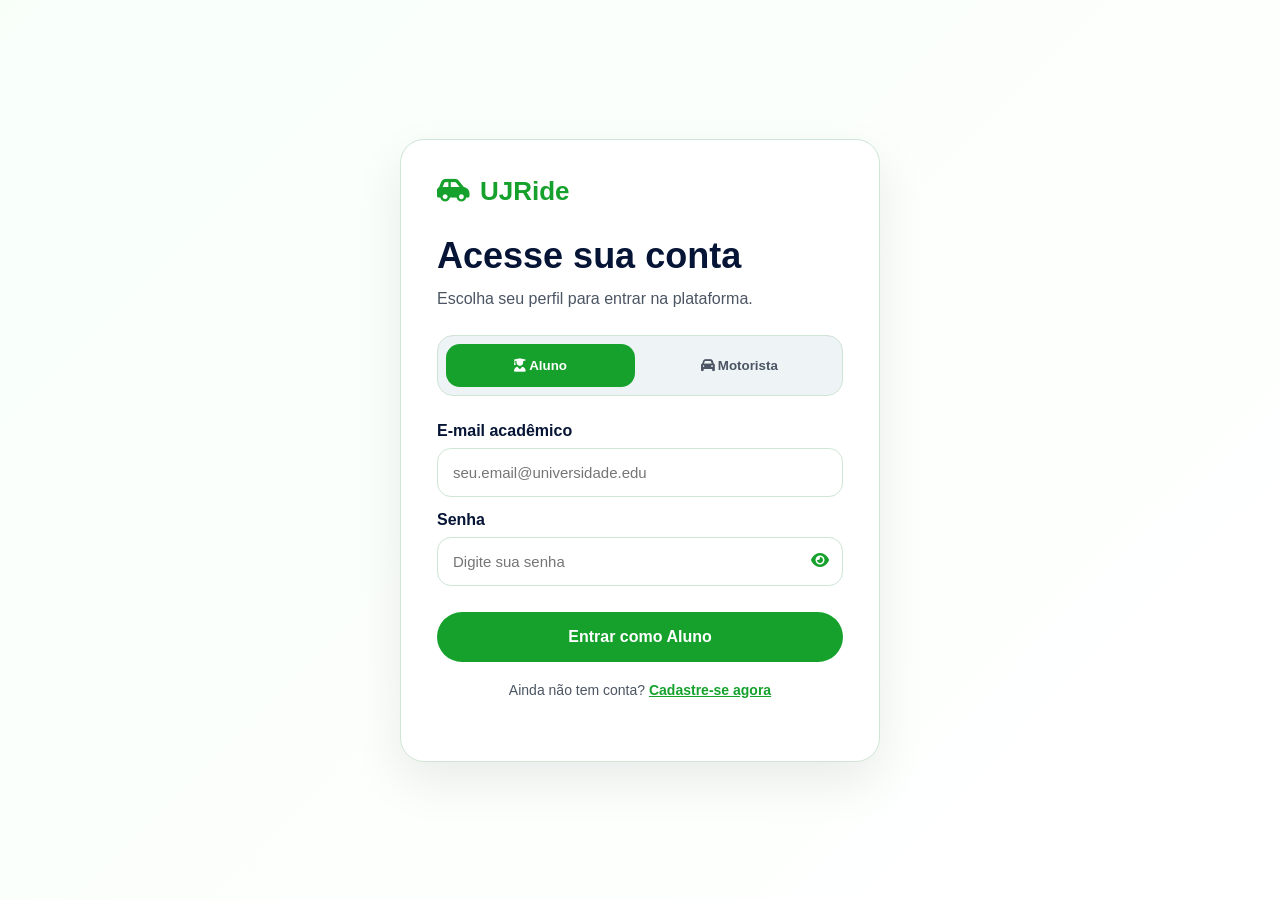
<file: index.html>
<!DOCTYPE html>
<html lang="pt-br">
<head>
  <meta charset="UTF-8">
  <meta name="viewport" content="width=device-width, initial-scale=1.0">
  <title>UJRide</title>
  <link rel="stylesheet" href="style.css">
  <link rel="stylesheet" href="https://cdnjs.cloudflare.com/ajax/libs/font-awesome/6.5.0/css/all.min.css">
</head>
<body>

  <header>
    <div class="logo">
      <i class="fa-solid fa-car-side"></i>
 UJRIDE
    </div>

    <nav>
      <a href="#sobre">Sobre</a>
      <a href="#solucao">Solução</a>
      <a href="#faq">FAQ</a>
      <button id="sairBtn">Sair</button>
      <a href="#participar" class="btn-participar">Quero Participar <i class="fa-solid fa-arrow-right"></i></a>
    </nav>
  </header>

  <section class="hero" id="sobre">
    <div class="hero-text">
      <span class="tag">UNIVERSITÁRIO PARA UNIVERSITÁRIO</span>

      <h1>Caronas Inteligentes <br>para o campus</h1>

      <p>
        Conectamos alunos de graduação com segurança. Valide sua identidade acadêmica
        e encontre rotas otimizadas para chegar em casa com tranquilidade.
      </p>

      <div class="hero-buttons">
  <button id="btnOferecer">Oferecer carona</button>
  <button id="btnBuscar" class="outline">Buscar carona</button>
</div>
<div id="caronaBox" class="carona-box"></div>

      <div class="stats">
        <div>
          <strong>78%</strong>
          <p>economia média mensal</p>
        </div>
        <div>
          <strong>100%</strong>
          <p>perfis verificados</p>
        </div>
        <div>
          <strong>1.2k+</strong>
          <p>caronas este mês</p>
        </div>
      </div>
    </div>

    <div class="dash-preview">
      <div class="dash-top">
        <div>
          <span></span><span></span><span></span>
        </div>
        <p>DASH PREVIEW</p>
      </div>

      <div class="dash-content">
        <div class="route-card">
          <div class="avatar">RA</div>
          <div>
            <h3>Match Encontrado!</h3>
            <p>Ricardo está a 2 min do seu bloco.</p>
          </div>
          <button>Confirmar</button>
        </div>

        <div class="mini-info">
          <div>
            <strong>Campus</strong>
            <p>Unijorge</p>
          </div>
          <div>
            <strong>Chegada</strong>
            <p>18:40</p>
          </div>
          <div>
            <strong>Rota</strong>
            <p>Otimizada</p>
          </div>
        </div>
      </div>
    </div>
  </section>

<section class="beneficios" id="solucao">
    <h2>Por que o UJRIDE?</h2>
    <p>Tecnologia de ponta para resolver o transporte universitário.</p>

    <div class="cards">
      <div class="card">
        <i class="fa-solid fa-bolt"></i>
        <h3>Agilidade no Match</h3>
        <p>Sugestões baseadas na sua grade horária e localização.</p>
      </div>

      <div class="card">
        <i class="fa-solid fa-shield-halved"></i>
        <h3>Segurança Total</h3>
        <p>Apenas usuários com e-mail acadêmico verificado.</p>
      </div>

      <div class="card">
        <i class="fa-solid fa-comments"></i>
        <h3>Chat Integrado</h3>
        <p>Combine detalhes do ponto de encontro direto pelo app.</p>
      </div>
    </div>
  </section>

  <section class="faq" id="faq">
    <h2>Dúvidas Frequentes</h2>

    <div class="faq-item">
      <button class="faq-question">
        Como funciona a divisão de custos?
        <i class="fa-solid fa-chevron-down"></i>
      </button>
      <div class="faq-answer">
        <p>O valor pode ser dividido entre os passageiros de forma justa, considerando distância, combustível e quantidade de alunos na carona.</p>
      </div>
    </div>

    <div class="faq-item">
      <button class="faq-question">
        É seguro viajar com outros alunos?
        <i class="fa-solid fa-chevron-down"></i>
      </button>
      <div class="faq-answer">
        <p>Sim. A plataforma prioriza usuários verificados com e-mail acadêmico, além de permitir avaliação de perfis e confirmação antes da viagem.</p>
      </div>
    </div>
  </section>

  <footer>
    <div class="logo">
      <i class="fa-solid fa-car-side"></i>
     UJRide
    </div>

    <p>© 2026 UJRide.</p>
  </footer>

  <script src="script.js"></script>
</body>
</html>
</file>
<file: style.css>
* {
  margin: 0;
  padding: 0;
  box-sizing: border-box;
  font-family: Calibri, Arial, Helvetica, sans-serif;
}

body {
  background: #fff;
  color: #111827;
}

header {
  width: 100%;
  padding: 28px 8%;
  display: flex;
  justify-content: space-between;
  align-items: center;
}

.logo {
  font-size: 24px;
  font-weight: 800;
  color: #16a12c;
}

.logo i {
  margin-right: 8px;
}

nav {
  display: flex;
  align-items: center;
  gap: 28px;
}

nav a {
  text-decoration: none;
  color: #111827;
  font-weight: 600;
}

#sairBtn {
  border: none;
  background: transparent;
  font-weight: 700;
  cursor: pointer;
}

.btn-participar {
  background: #16a12c;
  color: white;
  padding: 16px 28px;
  border-radius: 30px;
}

.hero {
  min-height: 620px;
  padding: 80px 8%;
  display: flex;
  justify-content: space-between;
  align-items: center;
  gap: 60px;
  background: linear-gradient(180deg, #fff, #f8fbf9);
}

.hero-text {
  max-width: 650px;
}

.tag {
  display: inline-block;
  border: 1px solid #16a12c;
  color: #16a12c;
  padding: 8px 18px;
  border-radius: 30px;
  font-weight: 800;
  font-size: 14px;
  margin-bottom: 24px;
}

.hero h1 {
  font-size: 58px;
  line-height: 1.15;
  margin-bottom: 24px;
}

.hero h1 span {
  color: #16a12c;
}

.hero-text > p {
  font-size: 18px;
  color: #4b5563;
  line-height: 1.7;
  margin-bottom: 30px;
}

.hero-buttons {
  display: flex;
  gap: 18px;
  margin-bottom: 38px;
}

.hero-buttons button {
  background: #16a12c;
  color: white;
  border: none;
  padding: 17px 34px;
  border-radius: 32px;
  font-weight: 800;
  cursor: pointer;
}

.hero-buttons .outline {
  background: white;
  color: #16a12c;
  border: 2px solid #b8dfc0;
}

.stats {
  display: flex;
  gap: 42px;
}

.stats strong {
  font-size: 22px;
}

.stats p {
  color: #4b5563;
  margin-top: 6px;
}

.dash-preview {
  width: 500px;
  background: #0f172a;
  border: 14px solid #fff;
  border-radius: 28px;
  padding: 22px;
  box-shadow: 0 25px 70px rgba(0, 0, 0, 0.18);
}

.dash-top {
  display: flex;
  align-items: center;
  gap: 16px;
  color: #64748b;
  font-weight: 800;
  font-size: 14px;
  margin-bottom: 75px;
}

.dash-top span {
  width: 8px;
  height: 8px;
  display: inline-block;
  border-radius: 50%;
  margin-right: 6px;
}

.dash-top span:nth-child(1) { background: #ef4444; }
.dash-top span:nth-child(2) { background: #facc15; }
.dash-top span:nth-child(3) { background: #22c55e; }

.route-card {
  background: white;
  border: 2px solid #b7e4c1;
  border-radius: 22px;
  padding: 24px;
  display: flex;
  align-items: center;
  gap: 18px;
}

.avatar {
  width: 58px;
  height: 58px;
  border-radius: 16px;
  background: #d9fbe2;
  color: #16a12c;
  display: flex;
  justify-content: center;
  align-items: center;
  font-weight: 900;
}

.route-card h3 {
  margin-bottom: 8px;
}

.route-card p {
  color: #4b5563;
  font-size: 14px;
}

.route-card button {
  margin-left: auto;
  background: #16a12c;
  color: white;
  border: none;
  padding: 14px 22px;
  border-radius: 24px;
  font-weight: 800;
}

.mini-info {
  margin-top: 20px;
  display: grid;
  grid-template-columns: repeat(3, 1fr);
  gap: 14px;
}

.mini-info div {
  background: #172033;
  border: 1px solid #24304a;
  padding: 14px;
  border-radius: 16px;
  color: white;
}

.mini-info p {
  color: #94a3b8;
  font-size: 13px;
  margin-top: 4px;
}

.beneficios {
  padding: 90px 8%;
  text-align: center;
}

.beneficios h2,
.faq h2 {
  font-size: 32px;
  margin-bottom: 10px;
}

.beneficios > p {
  color: #4b5563;
  margin-bottom: 60px;
}

.cards {
  display: grid;
  grid-template-columns: repeat(3, 1fr);
  gap: 34px;
}

.card {
  border: 2px solid #cfe5d5;
  border-radius: 24px;
  padding: 60px 28px;
  transition: 0.3s;
}

.card:hover {
  border-color: #16a12c;
  transform: translateY(-6px);
  box-shadow: 0 18px 40px rgba(0, 0, 0, 0.08);
}

.card i {
  color: #16a12c;
  font-size: 32px;
  margin-bottom: 20px;
}

.card h3 {
  font-size: 22px;
  margin-bottom: 16px;
}

.card p {
  color: #4b5563;
}

.faq {
  padding: 80px 8% 120px;
  text-align: center;
}

.faq-item {
  max-width: 900px;
  margin: 18px auto;
  border: 2px solid #cfe5d5;
  border-radius: 18px;
  overflow: hidden;
}

.faq-question {
  width: 100%;
  padding: 24px;
  background: white;
  border: none;
  display: flex;
  justify-content: space-between;
  font-size: 17px;
  font-weight: 800;
  cursor: pointer;
}

.faq-answer {
  max-height: 0;
  overflow: hidden;
  transition: 0.3s ease;
  background: #f8fff9;
  text-align: left;
}

.faq-answer p {
  padding: 0 24px 24px;
  color: #4b5563;
  line-height: 1.6;
}

.faq-item.ativo .faq-answer {
  max-height: 180px;
}

.faq-item.ativo i {
  transform: rotate(180deg);
}

footer {
  border-top: 1px solid #e5e7eb;
  padding: 36px 8%;
  display: flex;
  justify-content: space-between;
  align-items: center;
}

@media (max-width: 950px) {
  .hero {
    flex-direction: column;
    align-items: flex-start;
  }

  .dash-preview {
    width: 100%;
  }

  .cards {
    grid-template-columns: 1fr;
  }

  nav {
    display: none;
  }

  .hero h1 {
    font-size: 42px;
  }
}

.carona-box {
  display: none;
  margin-top: 25px;
  padding: 28px;
  border: 2px solid #cfe5d5;
  border-radius: 22px;
  background: #ffffff;
  box-shadow: 0 15px 35px rgba(0, 0, 0, 0.08);
}

.carona-box.ativo {
  display: block;
}

.carona-box h3 {
  color: #16a12c;
  margin-bottom: 15px;
}

.carona-box input,
.carona-box select {
  width: 100%;
  padding: 14px;
  margin: 8px 0 15px;
  border: 1px solid #cfe5d5;
  border-radius: 14px;
  outline: none;
}

.carona-box button {
  background: #16a12c;
  color: white;
  border: none;
  padding: 14px 26px;
  border-radius: 25px;
  font-weight: 800;
  cursor: pointer;
}
</file>
<file: login.css>
* {
  margin: 0;
  padding: 0;
  box-sizing: border-box;
  font-family: Calibri, Arial, Helvetica, sans-serif;
}

body {
  min-height: 100vh;
  background: linear-gradient(135deg, #f8fff9, #ffffff);
  display: flex;
  justify-content: center;
  align-items: center;
  color: #111827;
}

.login-container {
  width: 100%;
  padding: 20px;
}

.login-card {
  width: 100%;
  max-width: 480px;
  margin: auto;
  background: #fff;
  border: 1px solid #cfe5d5;
  border-radius: 24px;
  padding: 36px;
  box-shadow: 0 20px 50px rgba(0, 0, 0, 0.08);
}

.logo {
  color: #16a12c;
  font-size: 26px;
  font-weight: 800;
  margin-bottom: 28px;
  display: flex;
  align-items: center;
  gap: 10px;
}

.login-card h1 {
  font-size: 36px;
  margin-bottom: 10px;
  color: #061536;
}

.login-card p {
  color: #4b5563;
  margin-bottom: 24px;
  line-height: 1.5;
}

.perfil-box {
  display: flex;
  gap: 10px;
  background: #eef3f5;
  border: 1px solid #cfe5d5;
  border-radius: 16px;
  padding: 8px;
  margin-bottom: 26px;
}

.perfil-btn {
  flex: 1;
  border: none;
  padding: 14px;
  border-radius: 14px;
  background: transparent;
  cursor: pointer;
  font-weight: 700;
  color: #4b5563;
  transition: 0.3s;
}

.perfil-btn.ativo {
  background: #16a12c;
  color: #fff;
}

form label {
  display: block;
  font-weight: 700;
  margin: 14px 0 8px;
  color: #061536;
}

input {
  width: 100%;
  padding: 15px;
  border: 1px solid #cfe5d5;
  border-radius: 14px;
  outline: none;
  font-size: 15px;
}

input:focus {
  border-color: #16a12c;
  box-shadow: 0 0 0 3px rgba(22, 161, 44, 0.12);
}

.senha-area {
  position: relative;
}

.senha-area input {
  padding-right: 50px;
}

.senha-area button {
  position: absolute;
  top: 50%;
  right: 14px;
  transform: translateY(-50%);
  border: none;
  background: transparent;
  cursor: pointer;
  color: #16a12c;
  font-size: 16px;
}

.btn-login {
  width: 100%;
  margin-top: 26px;
  background: #16a12c;
  color: #fff;
  border: none;
  padding: 16px;
  border-radius: 30px;
  font-weight: 800;
  cursor: pointer;
  font-size: 16px;
  transition: 0.3s;
}

.btn-login:hover {
  background: #118323;
  transform: translateY(-2px);
}

.cadastro-link {
  text-align: center;
  margin-top: 18px;
  margin-bottom: 0;
  font-size: 14px;
}

.cadastro-link a {
  color: #16a12c;
  font-weight: 800;
  text-decoration: underline;
}

.oculto {
  display: none;
}

#formCadastro h1 {
  font-size: 34px;
  margin-bottom: 10px;
  color: #061536;
}

#formCadastro p {
  color: #4b5563;
  margin-bottom: 24px;
}

#formCadastro .btn-login {
  margin-top: 22px;
}

@media (max-width: 520px) {
  .login-card {
    padding: 28px 22px;
  }

  .login-card h1,
  #formCadastro h1 {
    font-size: 30px;
  }

  .perfil-box {
    flex-direction: column;
  }
}
</file>
